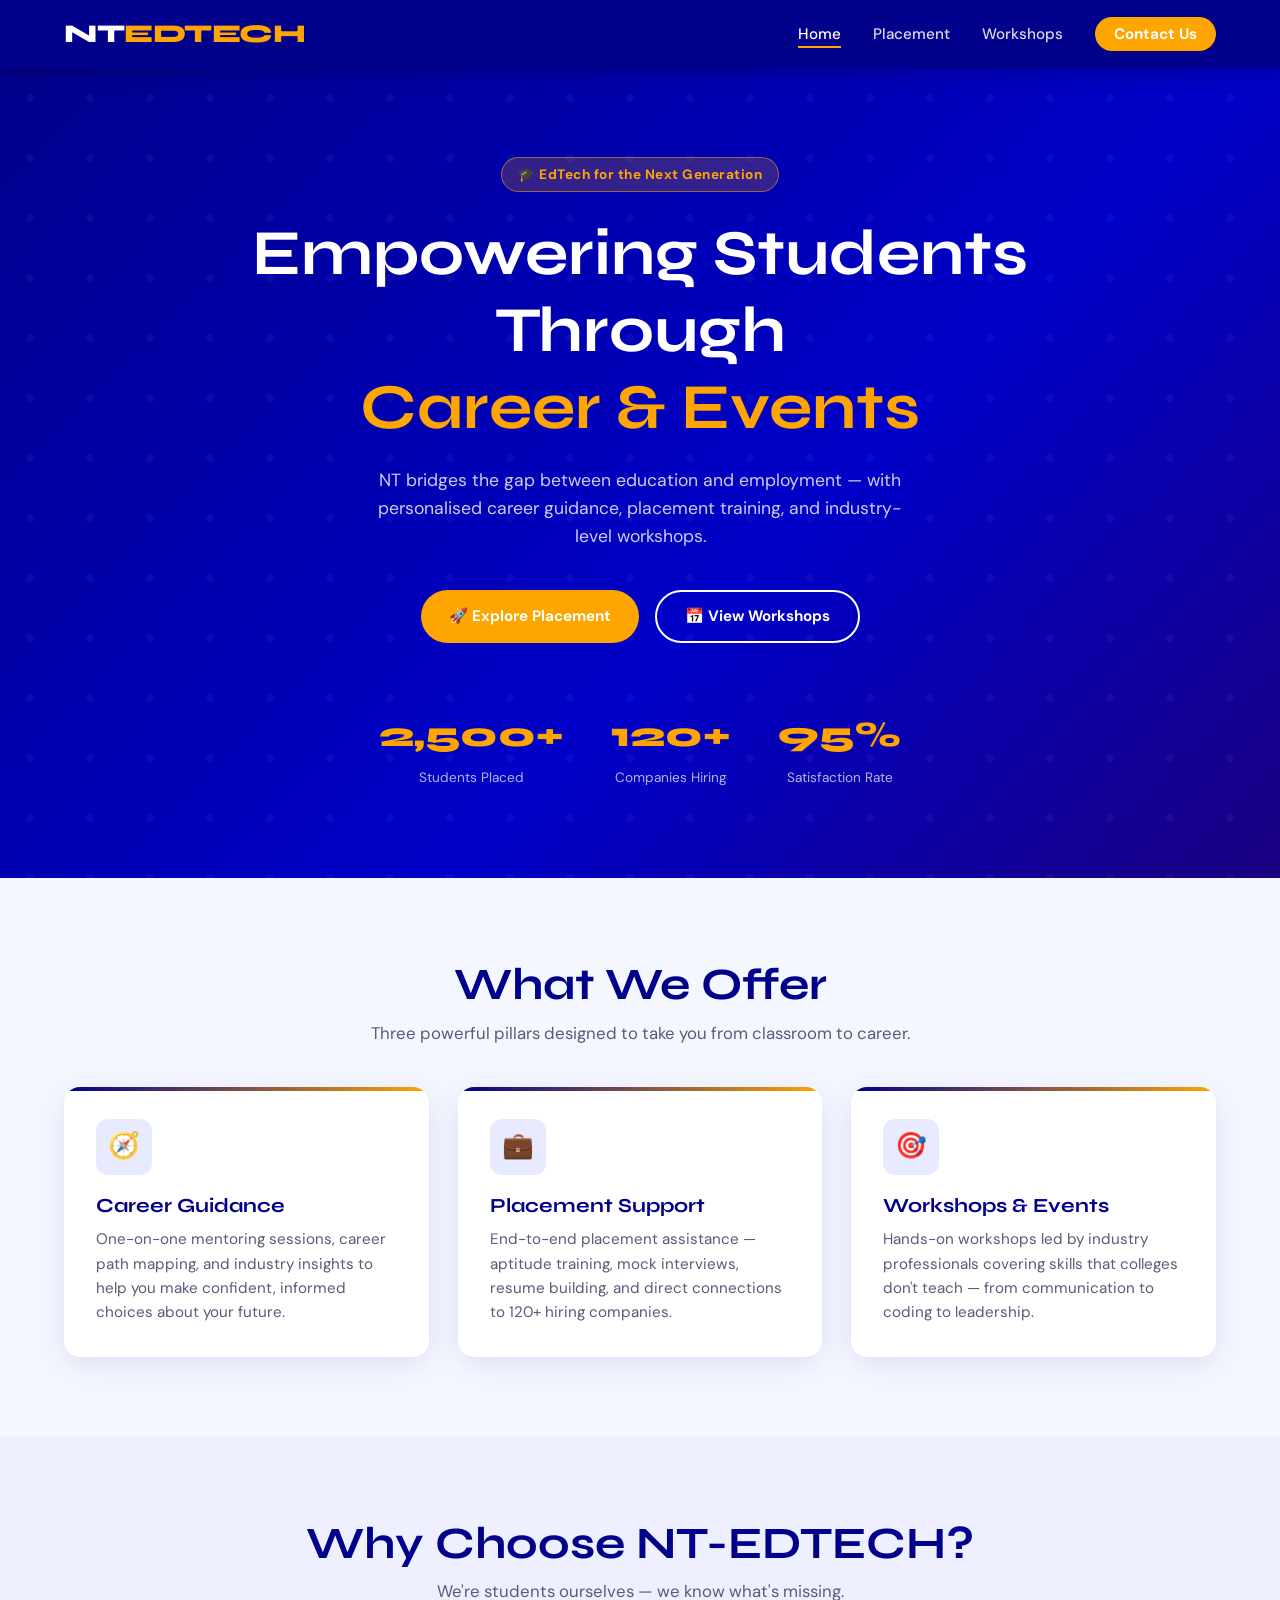
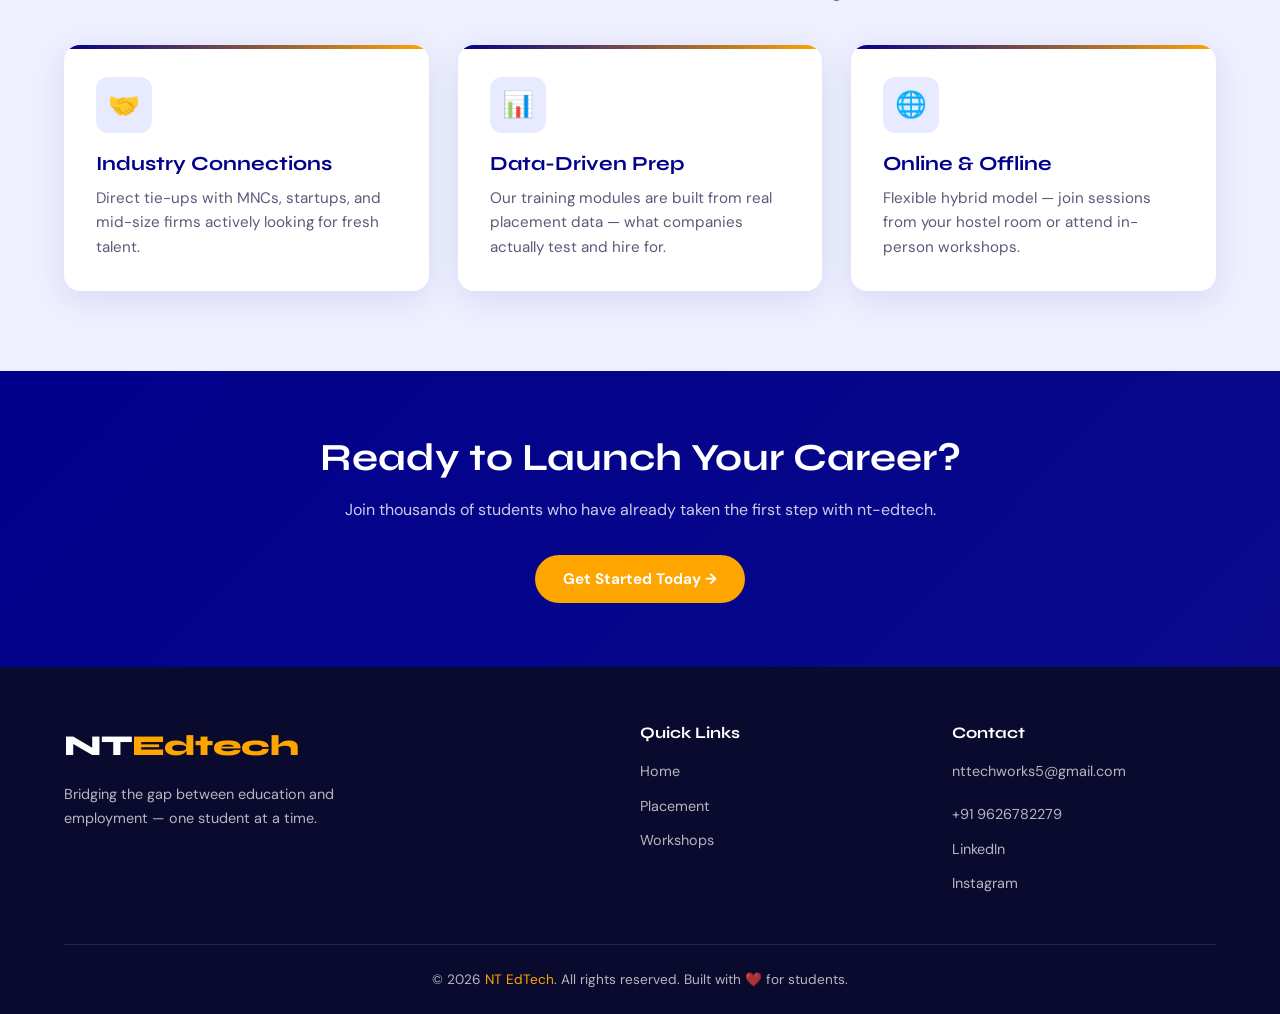
<file: index.html>
<!DOCTYPE html>
<html lang="en">
<head>
  <meta charset="UTF-8" />
  <meta name="viewport" content="width=device-width, initial-scale=1.0" />
  <title>NT EDTECH — Empowering Students Through Career &amp; Events</title>
  <meta name="description" content="NT EdTech helps students with career guidance, placement support, and workshops." />
  <link rel="stylesheet" href="style.css" />
</head>
<body>

  <!-- ====== NAV ====== -->
  <nav>
    <a href="index.html" class="nav-logo">NT<span>EDTECH</span></a>
    <ul class="nav-links">
      <li><a href="index.html">Home</a></li>
      <li><a href="placement.html">Placement</a></li>
      <li><a href="workshops.html">Workshops</a></li>
      <li><a href="#contact" class="nav-cta">Contact Us</a></li>
    </ul>
    <div class="hamburger" aria-label="Toggle menu" role="button" tabindex="0">
      <span></span><span></span><span></span>
    </div>
  </nav>

  <!-- ====== HERO ====== -->
  <section class="hero">
    <div class="hero-content">
      <div class="hero-badge">🎓 EdTech for the Next Generation</div>
      <h1>Empowering Students Through<br /><em>Career &amp; Events</em></h1>
      <p>
        NT bridges the gap between education and employment — with personalised career
        guidance, placement training, and industry-level workshops.
      </p>
      <div class="hero-btns">
        <a href="placement.html" class="btn btn-primary">🚀 Explore Placement</a>
        <a href="workshops.html" class="btn btn-outline">📅 View Workshops</a>
      </div>
      <div class="hero-stats">
        <div class="stat"><div class="stat-num">2,500+</div><div class="stat-label">Students Placed</div></div>
        <div class="stat"><div class="stat-num">120+</div><div class="stat-label">Companies Hiring</div></div>
        <div class="stat"><div class="stat-num">95%</div><div class="stat-label">Satisfaction Rate</div></div>
      </div>
    </div>
  </section>

  <!-- ====== SERVICES ====== -->
  <section id="services">
    <div class="section-center">
      <h2 class="section-title">What We Offer</h2>
      <p class="section-sub">
        Three powerful pillars designed to take you from classroom to career.
      </p>
    </div>
    <div class="cards-grid">

      <!-- Card 1 -->
      <div class="card-wrap">
        <div class="card">
          <div class="card-icon">🧭</div>
          <h3>Career Guidance</h3>
          <p>
            One-on-one mentoring sessions, career path mapping, and industry insights
            to help you make confident, informed choices about your future.
          </p>
        </div>
      </div>

      <!-- Card 2 -->
      <div class="card-wrap">
        <div class="card">
          <div class="card-icon">💼</div>
          <h3>Placement Support</h3>
          <p>
            End-to-end placement assistance — aptitude training, mock interviews,
            resume building, and direct connections to 120+ hiring companies.
          </p>
        </div>
      </div>

      <!-- Card 3 -->
      <div class="card-wrap">
        <div class="card">
          <div class="card-icon">🎯</div>
          <h3>Workshops &amp; Events</h3>
          <p>
            Hands-on workshops led by industry professionals covering skills that
            colleges don't teach — from communication to coding to leadership.
          </p>
        </div>
      </div>

    </div>
  </section>

  <!-- ====== WHY FREAMS ====== -->
  <section style="background: #eef0ff; padding: 5rem 5%;">
    <div style="max-width: 1200px; margin: 0 auto;">
      <div class="section-center">
        <h2 class="section-title">Why Choose NT-EDTECH?</h2>
        <p class="section-sub">We're students ourselves — we know what's missing.</p>
      </div>
      <div class="cards-grid">
        <div class="card-wrap"><div class="card">
          <div class="card-icon">🤝</div>
          <h3>Industry Connections</h3>
          <p>Direct tie-ups with MNCs, startups, and mid-size firms actively looking for fresh talent.</p>
        </div></div>
        <div class="card-wrap"><div class="card">
          <div class="card-icon">📊</div>
          <h3>Data-Driven Prep</h3>
          <p>Our training modules are built from real placement data — what companies actually test and hire for.</p>
        </div></div>
        <div class="card-wrap"><div class="card">
          <div class="card-icon">🌐</div>
          <h3>Online &amp; Offline</h3>
          <p>Flexible hybrid model — join sessions from your hostel room or attend in-person workshops.</p>
        </div></div>
      </div>
    </div>
  </section>

  <!-- ====== CTA BAND ====== -->
  <div class="highlight-band">
    <h2>Ready to Launch Your Career?</h2>
    <p>Join thousands of students who have already taken the first step with nt-edtech.</p>
    <a href="placement.html" class="btn btn-primary">Get Started Today →</a>
  </div>

  <!-- ====== FOOTER ====== -->
  <footer id="contact">
    <div class="footer-grid">
      <div class="footer-brand">
        <div class="nav-logo">NT<span>Edtech</span></div>
        <p>Bridging the gap between education and employment — one student at a time.</p>
      </div>
      <div class="footer-col">
        <h4>Quick Links</h4>
        <ul>
          <li><a href="index.html">Home</a></li>
          <li><a href="placement.html">Placement</a></li>
          <li><a href="workshops.html">Workshops</a></li>
        </ul>
      </div>
      <div class="footer-col">
        <h4>Contact</h4>
        <ul>
          <li><a href="mailto:nttechworks5@gmail.com">nttechworks5@gmail.com</li>
          <li><a href="tel:+91 9626782279 ">+91 9626782279 </a></li>
          <li><a href="#">LinkedIn</a></li>
          <li><a href="#">Instagram</a></li>
        </ul>
      </div>
    </div>
    <div class="footer-bottom">
      <p>© 2026 <span>NT EdTech</span>. All rights reserved. Built with ❤️ for students.</p>
    </div>
  </footer>

  <script src="script.js"></script>
</body>
</html>
</file>
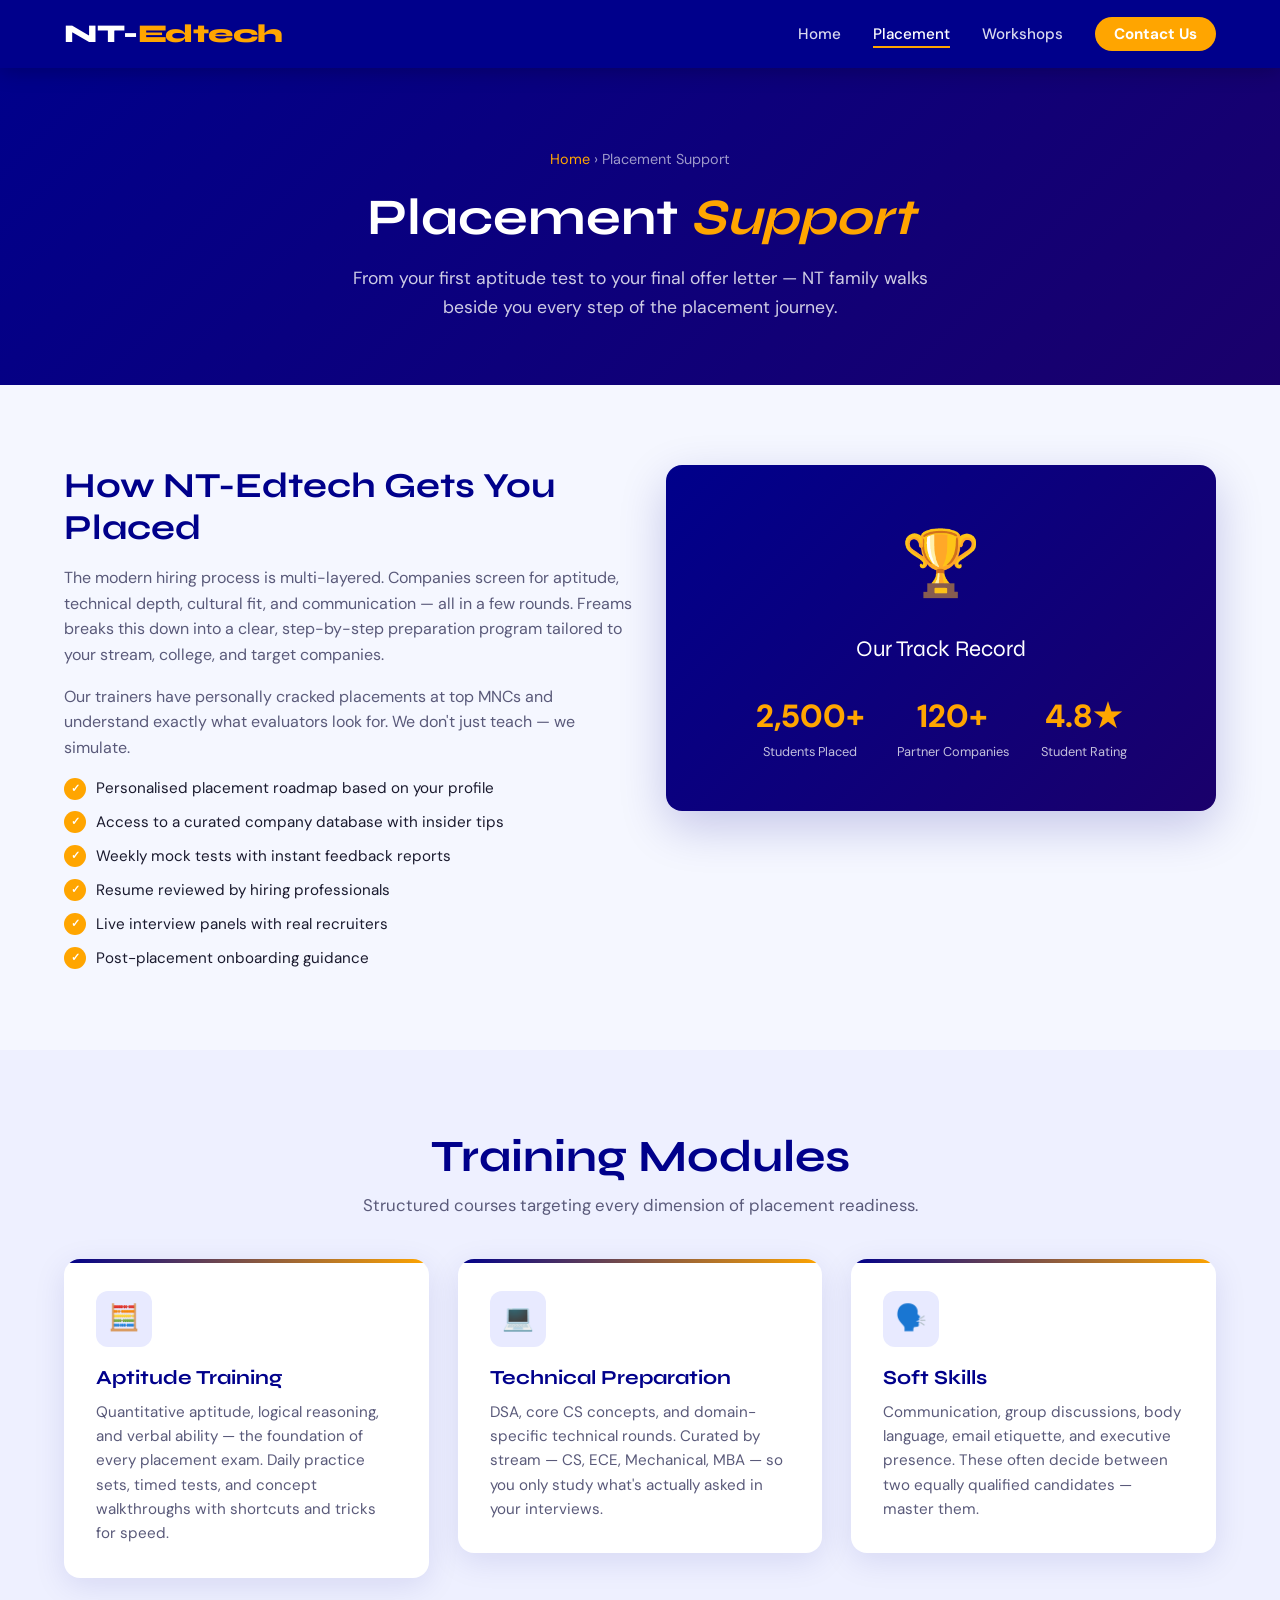
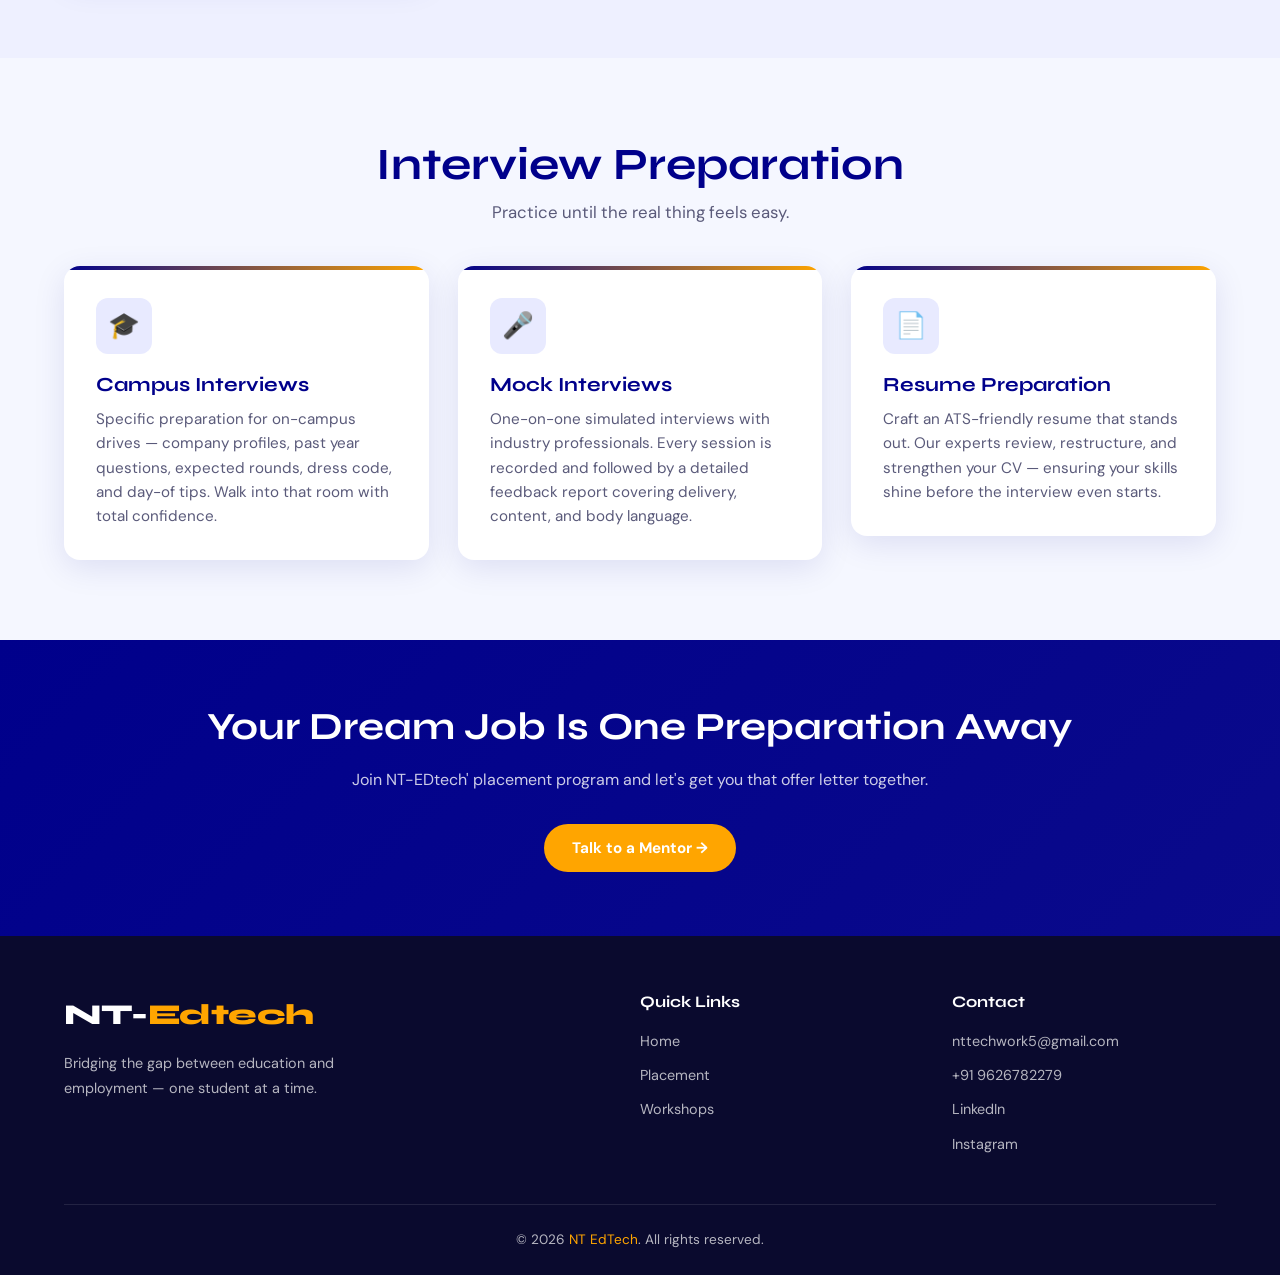
<file: placement.html>
<!DOCTYPE html>
<html lang="en">
<head>
  <meta charset="UTF-8" />
  <meta name="viewport" content="width=device-width, initial-scale=1.0" />
  <title>Placement Support — NT EdTech</title>
  <meta name="description" content="Nt-edtech placement support: aptitude training, technical prep, soft skills, and mock interviews." />
  <link rel="stylesheet" href="style.css" />
</head>
<body>

  <!-- ====== NAV ====== -->
  <nav>
    <a href="index.html" class="nav-logo">NT-<span>Edtech</span></a>
    <ul class="nav-links">
      <li><a href="index.html">Home</a></li>
      <li><a href="placement.html">Placement</a></li>
      <li><a href="workshops.html">Workshops</a></li>
      <li><a href="index.html#contact" class="nav-cta">Contact Us</a></li>
    </ul>
    <div class="hamburger" aria-label="Toggle menu" role="button" tabindex="0">
      <span></span><span></span><span></span>
    </div>
  </nav>

  <!-- ====== PAGE HERO ====== -->
  <div class="page-hero">
    <p class="breadcrumb"><a href="index.html">Home</a> › Placement Support</p>
    <h1>Placement <em style="color:var(--orange);">Support</em></h1>
    <p>
      From your first aptitude test to your final offer letter — NT family walks beside you
      every step of the placement journey.
    </p>
  </div>

  <!-- ====== PROCESS ====== -->
  <section>
    <div class="process-row">
      <div class="process-text">
        <h2>How NT-Edtech Gets You Placed</h2>
        <p>
          The modern hiring process is multi-layered. Companies screen for aptitude,
          technical depth, cultural fit, and communication — all in a few rounds.
          Freams breaks this down into a clear, step-by-step preparation program
          tailored to your stream, college, and target companies.
        </p>
        <p>
          Our trainers have personally cracked placements at top MNCs and understand
          exactly what evaluators look for. We don't just teach — we simulate.
        </p>
        <ul>
          <li>Personalised placement roadmap based on your profile</li>
          <li>Access to a curated company database with insider tips</li>
          <li>Weekly mock tests with instant feedback reports</li>
          <li>Resume reviewed by hiring professionals</li>
          <li>Live interview panels with real recruiters</li>
          <li>Post-placement onboarding guidance</li>
        </ul>
      </div>
      <!-- Decorative visual placeholder -->
      <div class="process-visual">
        <div style="
          background: linear-gradient(135deg, #00008B, #1a006b);
          border-radius: 16px;
          padding: 3rem 2rem;
          text-align: center;
          color: white;
          box-shadow: 0 16px 48px rgba(0,0,139,.2);
        ">
          <div style="font-size: 4rem; margin-bottom: 1rem;">🏆</div>
          <div style="font-family: 'Syne', sans-serif; font-size: 1.4rem; margin-bottom: .5rem;">Our Track Record</div>
          <div style="display:flex; justify-content:center; gap:2rem; margin-top:1.5rem; flex-wrap:wrap;">
            <div>
              <div style="font-size:2rem; font-weight:800; color:#FFA500;">2,500+</div>
              <div style="font-size:.8rem; opacity:.75;">Students Placed</div>
            </div>
            <div>
              <div style="font-size:2rem; font-weight:800; color:#FFA500;">120+</div>
              <div style="font-size:.8rem; opacity:.75;">Partner Companies</div>
            </div>
            <div>
              <div style="font-size:2rem; font-weight:800; color:#FFA500;">4.8★</div>
              <div style="font-size:.8rem; opacity:.75;">Student Rating</div>
            </div>
          </div>
        </div>
      </div>
    </div>
  </section>

  <!-- ====== TRAINING MODULES ====== -->
  <section style="background: #eef0ff;">
    <div class="section-center">
      <h2 class="section-title">Training Modules</h2>
      <p class="section-sub">Structured courses targeting every dimension of placement readiness.</p>
    </div>
    <div class="cards-grid">

      <div class="card-wrap"><div class="card">
        <div class="card-icon">🧮</div>
        <h3>Aptitude Training</h3>
        <p>
          Quantitative aptitude, logical reasoning, and verbal ability — the foundation
          of every placement exam. Daily practice sets, timed tests, and concept walkthroughs
          with shortcuts and tricks for speed.
        </p>
      </div></div>

      <div class="card-wrap"><div class="card">
        <div class="card-icon">💻</div>
        <h3>Technical Preparation</h3>
        <p>
          DSA, core CS concepts, and domain-specific technical rounds. Curated by stream —
          CS, ECE, Mechanical, MBA — so you only study what's actually asked in your interviews.
        </p>
      </div></div>

      <div class="card-wrap"><div class="card">
        <div class="card-icon">🗣️</div>
        <h3>Soft Skills</h3>
        <p>
          Communication, group discussions, body language, email etiquette, and executive
          presence. These often decide between two equally qualified candidates — master them.
        </p>
      </div></div>

    </div>
  </section>

  <!-- ====== INTERVIEW PREP ====== -->
  <section>
    <div class="section-center">
      <h2 class="section-title">Interview Preparation</h2>
      <p class="section-sub">Practice until the real thing feels easy.</p>
    </div>
    <div class="cards-grid">

      <div class="card-wrap"><div class="card">
        <div class="card-icon">🎓</div>
        <h3>Campus Interviews</h3>
        <p>
          Specific preparation for on-campus drives — company profiles, past year questions,
          expected rounds, dress code, and day-of tips. Walk into that room with total confidence.
        </p>
      </div></div>

      <div class="card-wrap"><div class="card">
        <div class="card-icon">🎤</div>
        <h3>Mock Interviews</h3>
        <p>
          One-on-one simulated interviews with industry professionals. Every session is
          recorded and followed by a detailed feedback report covering delivery, content,
          and body language.
        </p>
      </div></div>

      <div class="card-wrap"><div class="card">
        <div class="card-icon">📄</div>
        <h3>Resume Preparation</h3>
        <p>
          Craft an ATS-friendly resume that stands out. Our experts review, restructure,
          and strengthen your CV — ensuring your skills shine before the interview even starts.
        </p>
      </div></div>

    </div>
  </section>

  <!-- ====== CTA ====== -->
  <div class="highlight-band">
    <h2>Your Dream Job Is One Preparation Away</h2>
    <p>Join NT-EDtech' placement program and let's get you that offer letter together.</p>
    <a href="index.html#contact" class="btn btn-primary">Talk to a Mentor →</a>
  </div>

  <!-- ====== FOOTER ====== -->
  <footer id="contact">
    <div class="footer-grid">
      <div class="footer-brand">
        <div class="nav-logo">NT-<span>Edtech</span></div>
        <p>Bridging the gap between education and employment — one student at a time.</p>
      </div>
      <div class="footer-col">
        <h4>Quick Links</h4>
        <ul>
          <li><a href="index.html">Home</a></li>
          <li><a href="placement.html">Placement</a></li>
          <li><a href="workshops.html">Workshops</a></li>
        </ul>
      </div>
      <div class="footer-col">
        <h4>Contact</h4>
        <ul>
          <li><a href="mailto:nttechwork5@gmail.com">nttechwork5@gmail.com</a></li>
          <li><a href="tel:+919626782279">+91 9626782279</a></li>
          <li><a href="#">LinkedIn</a></li>
          <li><a href="#">Instagram</a></li>
        </ul>
      </div>
    </div>
    <div class="footer-bottom">
      <p>© 2026 <span>NT EdTech</span>. All rights reserved.</p>
    </div>
  </footer>

  <script src="script.js"></script>
</body>
</html>
</file>
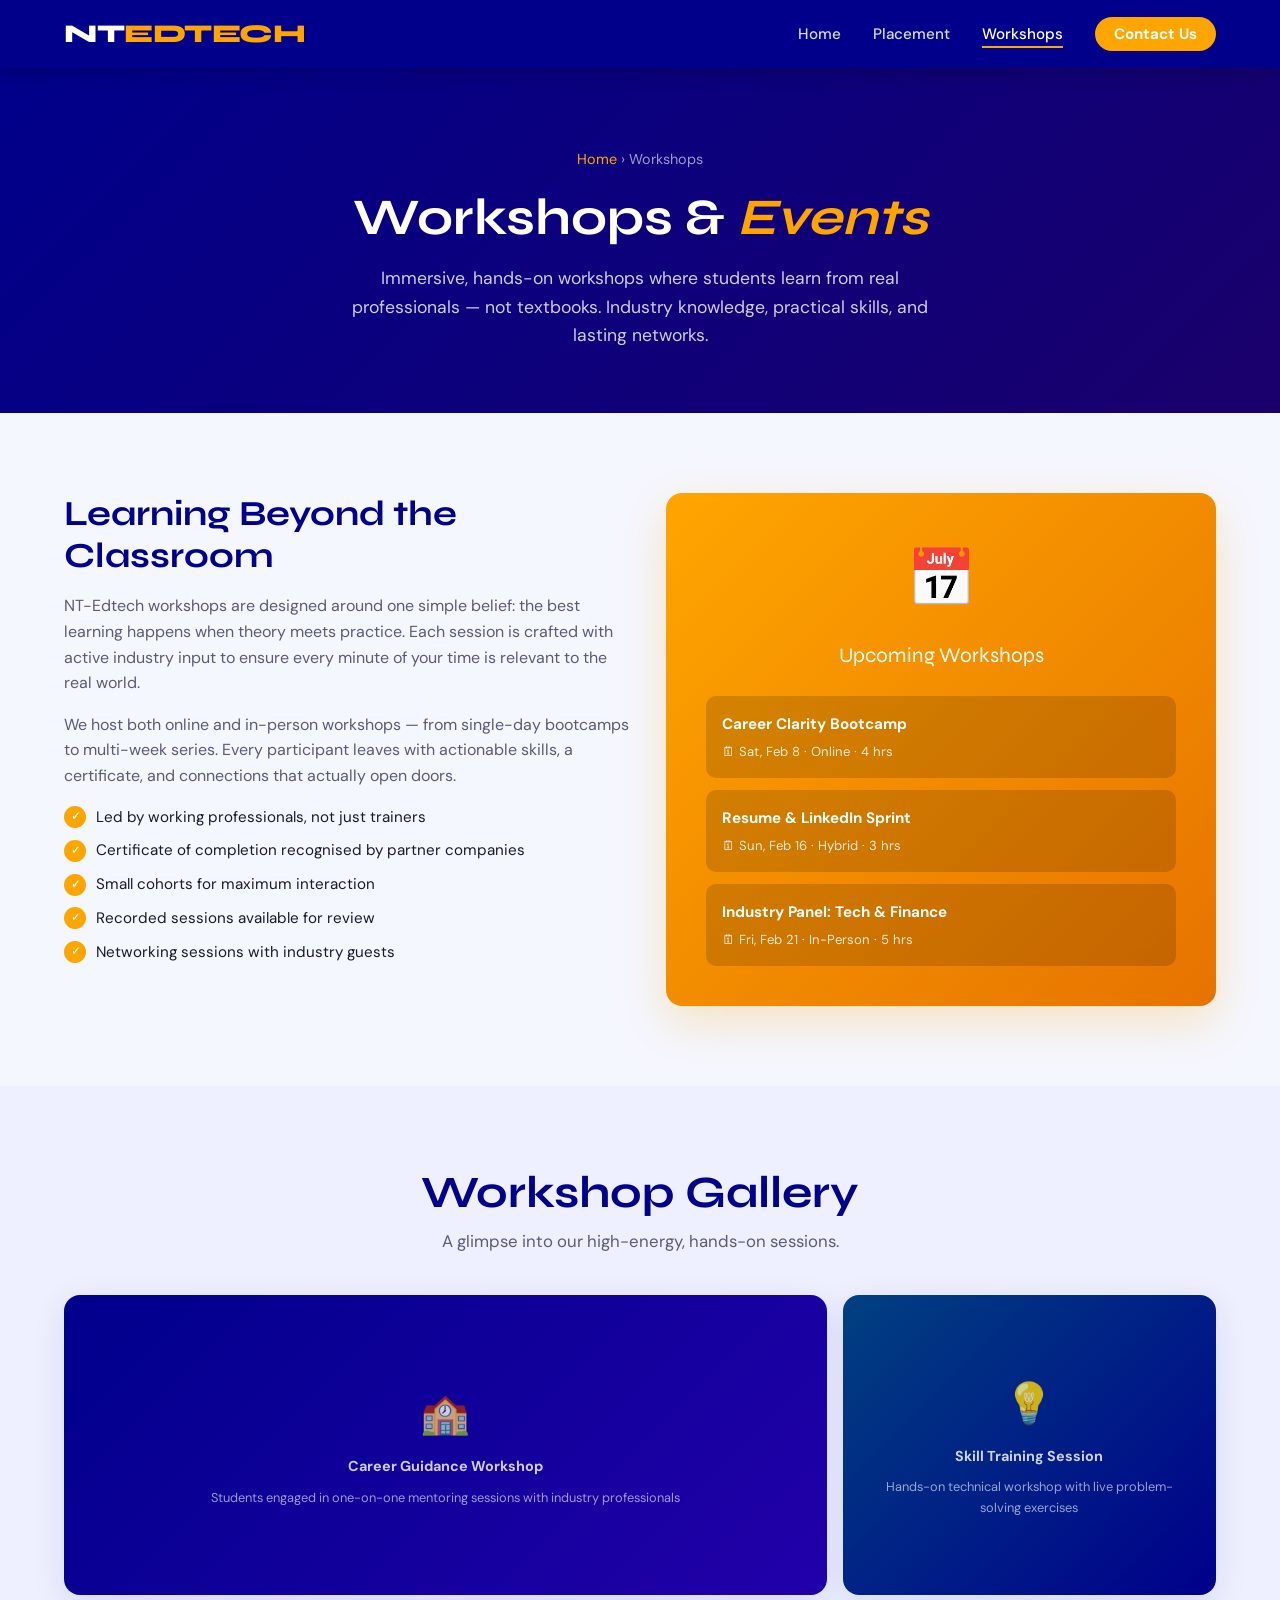
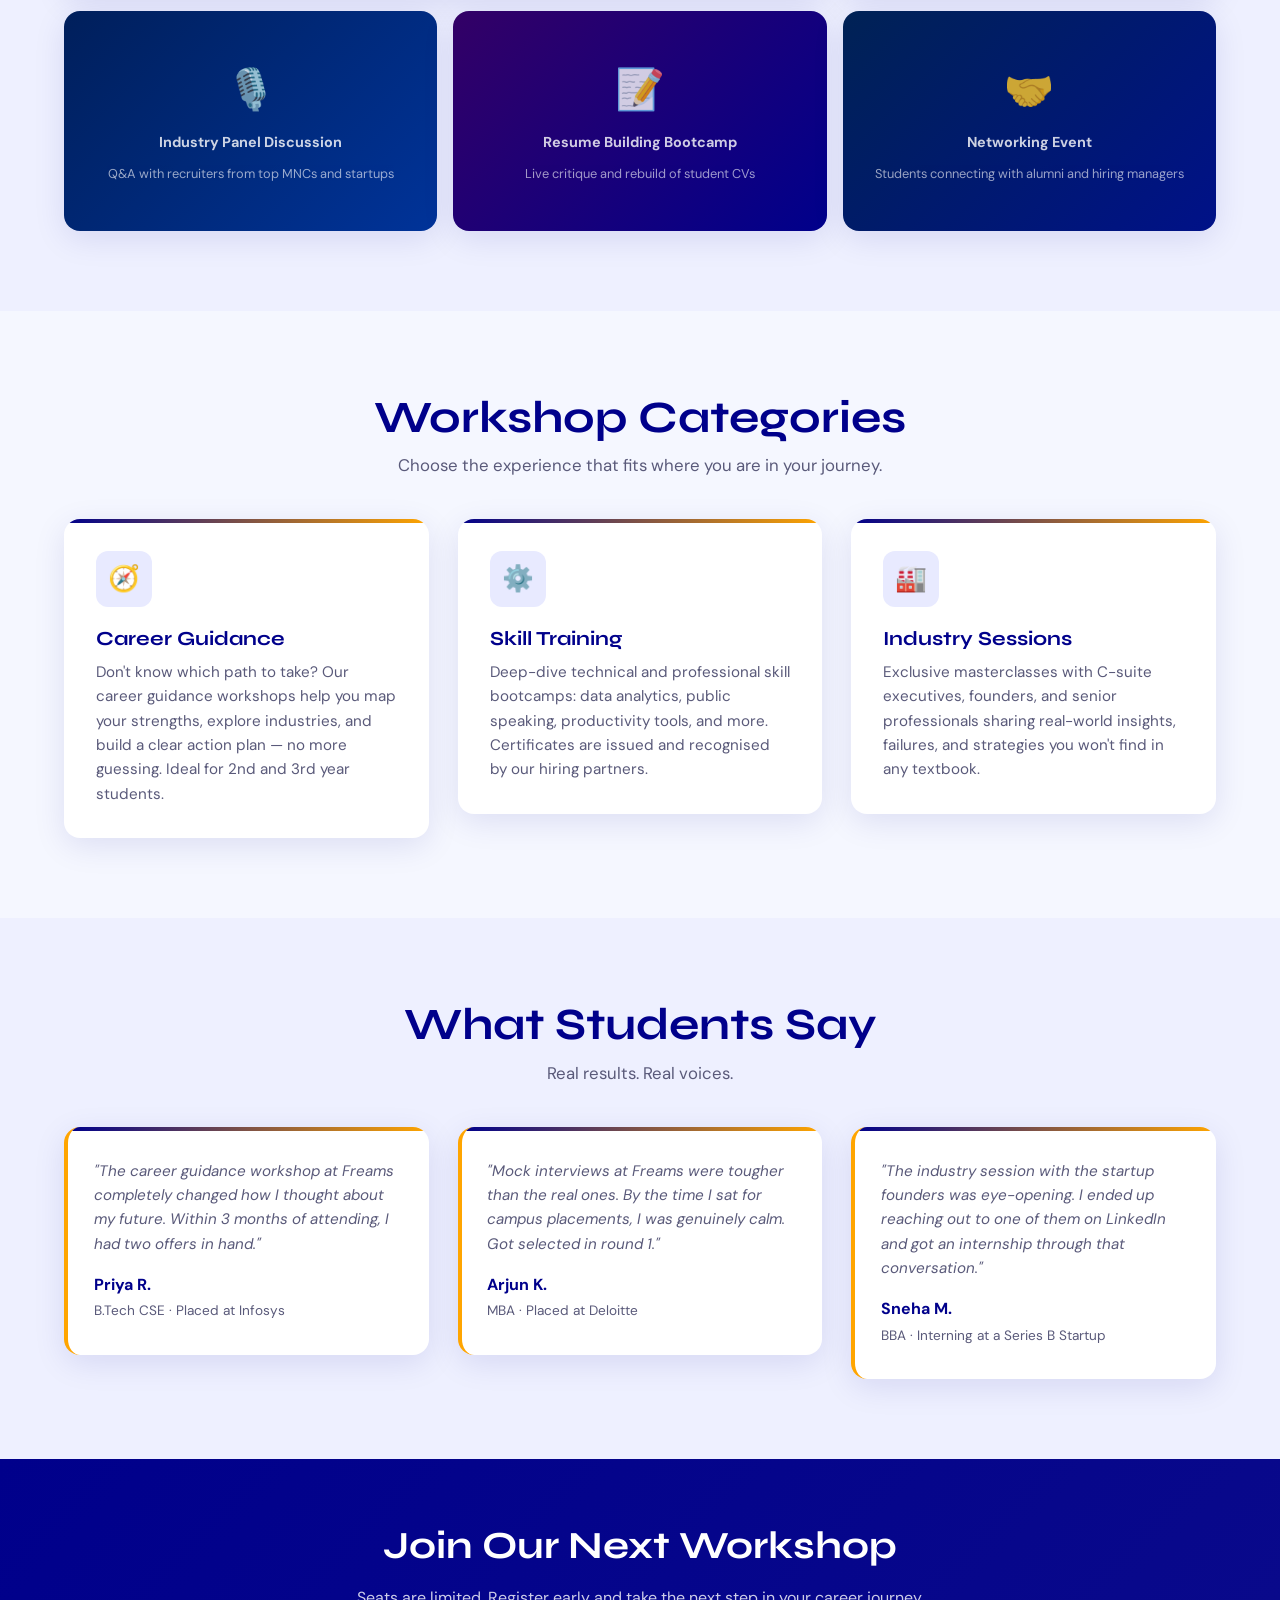
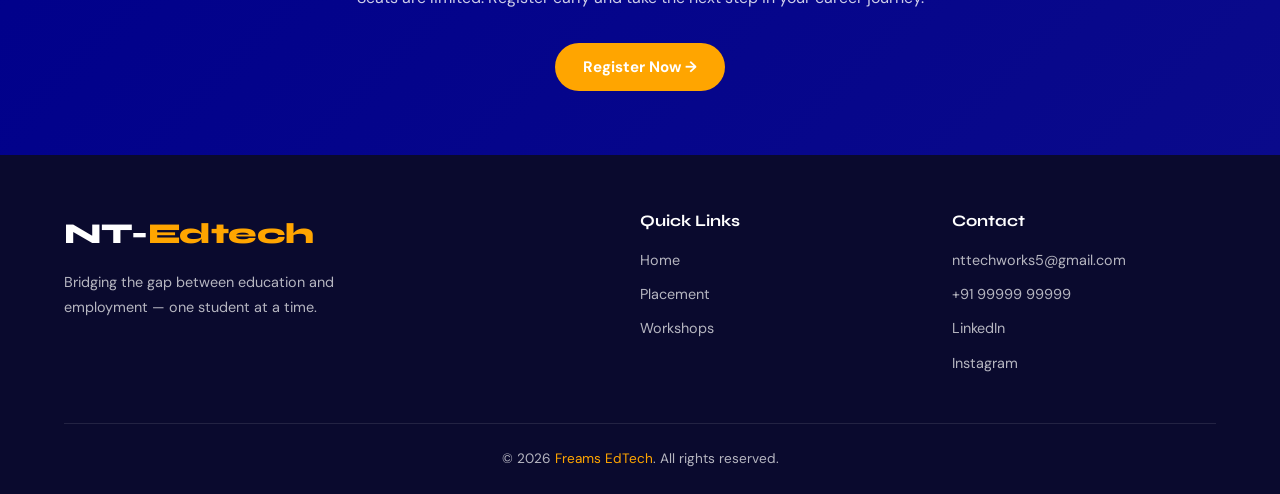
<file: workshops.html>
<!DOCTYPE html>
<html lang="en">
<head>
  <meta charset="UTF-8" />
  <meta name="viewport" content="width=device-width, initial-scale=1.0" />
  <title>Workshops — NT EdTech</title>
  <meta name="description" content="Nt-edtech workshops: career guidance, skill training, and industry sessions for students." />
  <link rel="stylesheet" href="style.css" />
</head>
<body>

  <!-- ====== NAV ====== -->
  <nav>
    <a href="index.html" class="nav-logo">NT<span>EDTECH</span></a>
    <ul class="nav-links">
      <li><a href="index.html">Home</a></li>
      <li><a href="placement.html">Placement</a></li>
      <li><a href="workshops.html">Workshops</a></li>
      <li><a href="index.html#contact" class="nav-cta">Contact Us</a></li>
    </ul>
    <div class="hamburger" aria-label="Toggle menu" role="button" tabindex="0">
      <span></span><span></span><span></span>
    </div>
  </nav>

  <!-- ====== PAGE HERO ====== -->
  <div class="page-hero">
    <p class="breadcrumb"><a href="index.html">Home</a> › Workshops</p>
    <h1>Workshops &amp; <em style="color:var(--orange);">Events</em></h1>
    <p>
      Immersive, hands-on workshops where students learn from real professionals —
      not textbooks. Industry knowledge, practical skills, and lasting networks.
    </p>
  </div>

  <!-- ====== INTRO ====== -->
  <section>
    <div class="process-row">
      <div class="process-text">
        <h2>Learning Beyond the Classroom</h2>
        <p>
          NT-Edtech workshops are designed around one simple belief: the best learning
          happens when theory meets practice. Each session is crafted with active industry
          input to ensure every minute of your time is relevant to the real world.
        </p>
        <p>
          We host both online and in-person workshops — from single-day bootcamps to
          multi-week series. Every participant leaves with actionable skills, a certificate,
          and connections that actually open doors.
        </p>
        <ul>
          <li>Led by working professionals, not just trainers</li>
          <li>Certificate of completion recognised by partner companies</li>
          <li>Small cohorts for maximum interaction</li>
          <li>Recorded sessions available for review</li>
          <li>Networking sessions with industry guests</li>
        </ul>
      </div>
      <div class="process-visual">
        <div style="
          background: linear-gradient(135deg, #FFA500 0%, #e67300 100%);
          border-radius: 16px;
          padding: 2.5rem;
          color: white;
          box-shadow: 0 16px 48px rgba(255,165,0,.25);
          text-align: center;
        ">
          <div style="font-size: 3.5rem; margin-bottom: 1rem;">📅</div>
          <div style="font-family:'Syne',sans-serif; font-size:1.3rem; margin-bottom:1.5rem;">Upcoming Workshops</div>
          <div style="background:rgba(0,0,0,.15); border-radius:10px; padding:1rem; margin-bottom:.75rem; text-align:left;">
            <div style="font-weight:700; font-size:.95rem;">Career Clarity Bootcamp</div>
            <div style="font-size:.82rem; opacity:.85; margin-top:.3rem;">🗓 Sat, Feb 8 · Online · 4 hrs</div>
          </div>
          <div style="background:rgba(0,0,0,.15); border-radius:10px; padding:1rem; margin-bottom:.75rem; text-align:left;">
            <div style="font-weight:700; font-size:.95rem;">Resume &amp; LinkedIn Sprint</div>
            <div style="font-size:.82rem; opacity:.85; margin-top:.3rem;">🗓 Sun, Feb 16 · Hybrid · 3 hrs</div>
          </div>
          <div style="background:rgba(0,0,0,.15); border-radius:10px; padding:1rem; text-align:left;">
            <div style="font-weight:700; font-size:.95rem;">Industry Panel: Tech &amp; Finance</div>
            <div style="font-size:.82rem; opacity:.85; margin-top:.3rem;">🗓 Fri, Feb 21 · In-Person · 5 hrs</div>
          </div>
        </div>
      </div>
    </div>
  </section>

  <!-- ====== GALLERY ====== -->
  <section style="background:#eef0ff;">
    <div class="section-center">
      <h2 class="section-title">Workshop Gallery</h2>
      <p class="section-sub">A glimpse into our high-energy, hands-on sessions.</p>
    </div>
    <div class="gallery-grid">

      <!-- Image 1 — large, spans 2 cols -->
      <div class="gallery-item">
        <div class="gallery-placeholder" style="min-height: 300px;">
          <div class="gp-icon">🏫</div>
          <strong>Career Guidance Workshop</strong>
          <span style="font-size:.8rem; opacity:.75;">Students engaged in one-on-one mentoring sessions with industry professionals</span>
        </div>
      </div>

      <!-- Image 2 -->
      <div class="gallery-item">
        <div class="gallery-placeholder v2" style="min-height: 300px;">
          <div class="gp-icon">💡</div>
          <strong>Skill Training Session</strong>
          <span style="font-size:.8rem; opacity:.75;">Hands-on technical workshop with live problem-solving exercises</span>
        </div>
      </div>

      <!-- Image 3 -->
      <div class="gallery-item">
        <div class="gallery-placeholder v3">
          <div class="gp-icon">🎙️</div>
          <strong>Industry Panel Discussion</strong>
          <span style="font-size:.8rem; opacity:.75;">Q&amp;A with recruiters from top MNCs and startups</span>
        </div>
      </div>

      <!-- Image 4 -->
      <div class="gallery-item">
        <div class="gallery-placeholder v4">
          <div class="gp-icon">📝</div>
          <strong>Resume Building Bootcamp</strong>
          <span style="font-size:.8rem; opacity:.75;">Live critique and rebuild of student CVs</span>
        </div>
      </div>

      <!-- Image 5 -->
      <div class="gallery-item">
        <div class="gallery-placeholder v5">
          <div class="gp-icon">🤝</div>
          <strong>Networking Event</strong>
          <span style="font-size:.8rem; opacity:.75;">Students connecting with alumni and hiring managers</span>
        </div>
      </div>

    </div>
  </section>

  <!-- ====== WORKSHOP TYPES ====== -->
  <section>
    <div class="section-center">
      <h2 class="section-title">Workshop Categories</h2>
      <p class="section-sub">Choose the experience that fits where you are in your journey.</p>
    </div>
    <div class="cards-grid">

      <div class="card-wrap"><div class="card">
        <div class="card-icon">🧭</div>
        <h3>Career Guidance</h3>
        <p>
          Don't know which path to take? Our career guidance workshops help you map your
          strengths, explore industries, and build a clear action plan — no more guessing.
          Ideal for 2nd and 3rd year students.
        </p>
      </div></div>

      <div class="card-wrap"><div class="card">
        <div class="card-icon">⚙️</div>
        <h3>Skill Training</h3>
        <p>
          Deep-dive technical and professional skill bootcamps: data analytics, public
          speaking, productivity tools, and more. Certificates are issued and recognised
          by our hiring partners.
        </p>
      </div></div>

      <div class="card-wrap"><div class="card">
        <div class="card-icon">🏭</div>
        <h3>Industry Sessions</h3>
        <p>
          Exclusive masterclasses with C-suite executives, founders, and senior
          professionals sharing real-world insights, failures, and strategies you
          won't find in any textbook.
        </p>
      </div></div>

    </div>
  </section>

  <!-- ====== TESTIMONIALS ====== -->
  <section style="background:#eef0ff;">
    <div class="section-center">
      <h2 class="section-title">What Students Say</h2>
      <p class="section-sub">Real results. Real voices.</p>
    </div>
    <div class="cards-grid">
      <div class="card-wrap"><div class="card" style="border-left: 4px solid var(--orange); padding-left:1.6rem;">
        <p style="font-style:italic; color:var(--muted); margin-bottom:1rem;">"The career guidance workshop at Freams completely changed how I thought about my future. Within 3 months of attending, I had two offers in hand."</p>
        <strong style="color:var(--blue);">Priya R.</strong><br /><span style="font-size:.85rem; color:var(--muted);">B.Tech CSE · Placed at Infosys</span>
      </div></div>
      <div class="card-wrap"><div class="card" style="border-left: 4px solid var(--orange); padding-left:1.6rem;">
        <p style="font-style:italic; color:var(--muted); margin-bottom:1rem;">"Mock interviews at Freams were tougher than the real ones. By the time I sat for campus placements, I was genuinely calm. Got selected in round 1."</p>
        <strong style="color:var(--blue);">Arjun K.</strong><br /><span style="font-size:.85rem; color:var(--muted);">MBA · Placed at Deloitte</span>
      </div></div>
      <div class="card-wrap"><div class="card" style="border-left: 4px solid var(--orange); padding-left:1.6rem;">
        <p style="font-style:italic; color:var(--muted); margin-bottom:1rem;">"The industry session with the startup founders was eye-opening. I ended up reaching out to one of them on LinkedIn and got an internship through that conversation."</p>
        <strong style="color:var(--blue);">Sneha M.</strong><br /><span style="font-size:.85rem; color:var(--muted);">BBA · Interning at a Series B Startup</span>
      </div></div>
    </div>
  </section>

  <!-- ====== CTA ====== -->
  <div class="highlight-band">
    <h2>Join Our Next Workshop</h2>
    <p>Seats are limited. Register early and take the next step in your career journey.</p>
    <a href="index.html#contact" class="btn btn-primary">Register Now →</a>
  </div>

  <!-- ====== FOOTER ====== -->
  <footer id="contact">
    <div class="footer-grid">
      <div class="footer-brand">
        <div class="nav-logo">NT-<span>Edtech</span></div>
        <p>Bridging the gap between education and employment — one student at a time.</p>
      </div>
      <div class="footer-col">
        <h4>Quick Links</h4>
        <ul>
          <li><a href="index.html">Home</a></li>
          <li><a href="placement.html">Placement</a></li>
          <li><a href="workshops.html">Workshops</a></li>
        </ul>
      </div>
      <div class="footer-col">
        <h4>Contact</h4>
        <ul>
          <li><a href="mailto:nttechworks5@gmail.com">nttechworks5@gmail.com</a></li>
          <li><a href="tel:+919999999999">+91 99999 99999</a></li>
          <li><a href="#">LinkedIn</a></li>
          <li><a href="#">Instagram</a></li>
        </ul>
      </div>
    </div>
    <div class="footer-bottom">
      <p>© 2026 <span>Freams EdTech</span>. All rights reserved.</p>
    </div>
  </footer>

  <script src="script.js"></script>
</body>
</html>
</file>
<file: style.css>
/* =============================================
   FREAMS EdTech — style.css
   Color palette:
     Primary  : #00008B (deep blue)
     Secondary: #FFA500 (bright orange)
     Light bg : #F5F7FF
     Text dark: #1A1A2E
   ============================================= */

/* ---------- Google Fonts ---------- */
@import url('https://fonts.googleapis.com/css2?family=Syne:wght@600;800&family=DM+Sans:wght@300;400;500;700&display=swap');

/* ---------- CSS Variables ---------- */
:root {
  --blue:      #00008B;
  --blue-mid:  #0000b3;
  --blue-light:#e8eaff;
  --orange:    #FFA500;
  --orange-dk: #e69400;
  --white:     #ffffff;
  --bg:        #F5F7FF;
  --text:      #1A1A2E;
  --muted:     #5a5a7a;
  --card-bg:   #ffffff;
  --shadow:    0 8px 32px rgba(0,0,139,0.10);
  --radius:    16px;
  --transition: 0.35s cubic-bezier(.25,.8,.25,1);
  --font-head: 'Syne', sans-serif;
  --font-body: 'DM Sans', sans-serif;
}

/* ---------- Reset & Base ---------- */
*, *::before, *::after { box-sizing: border-box; margin: 0; padding: 0; }

html { scroll-behavior: smooth; font-size: 16px; }

body {
  font-family: var(--font-body);
  background: var(--bg);
  color: var(--text);
  line-height: 1.6;
  min-height: 100vh;
}

img { max-width: 100%; display: block; }
a  { text-decoration: none; color: inherit; }
ul { list-style: none; }

/* ---------- Typography Helpers ---------- */
h1, h2, h3, h4 { font-family: var(--font-head); line-height: 1.2; }

.section-title {
  font-size: clamp(1.8rem, 4vw, 2.8rem);
  color: var(--blue);
  margin-bottom: 0.5rem;
}
.section-sub {
  color: var(--muted);
  font-size: 1.05rem;
  margin-bottom: 2.5rem;
  max-width: 560px;
}
.section-center { text-align: center; }
.section-center .section-sub { margin-left: auto; margin-right: auto; }

/* ---------- Buttons ---------- */
.btn {
  display: inline-flex;
  align-items: center;
  gap: 8px;
  padding: 0.75rem 1.75rem;
  border-radius: 50px;
  font-family: var(--font-body);
  font-weight: 700;
  font-size: 0.95rem;
  cursor: pointer;
  transition: var(--transition);
  border: none;
}
.btn-primary {
  background: var(--orange);
  color: var(--white);
}
.btn-primary:hover { background: var(--orange-dk); transform: translateY(-3px); box-shadow: 0 6px 20px rgba(255,165,0,.35); }

.btn-outline {
  background: transparent;
  border: 2px solid var(--white);
  color: var(--white);
}
.btn-outline:hover { background: var(--white); color: var(--blue); }

/* ---------- NAV ---------- */
nav {
  position: sticky;
  top: 0;
  z-index: 100;
  background: var(--blue);
  display: flex;
  align-items: center;
  justify-content: space-between;
  padding: 0 5%;
  height: 68px;
  box-shadow: 0 2px 20px rgba(0,0,0,.25);
}

.nav-logo {
  font-family: var(--font-head);
  font-size: 1.6rem;
  font-weight: 800;
  color: var(--white);
  letter-spacing: -0.5px;
}
.nav-logo span { color: var(--orange); }

.nav-links {
  display: flex;
  gap: 2rem;
  align-items: center;
}
.nav-links a {
  color: rgba(255,255,255,.85);
  font-weight: 500;
  font-size: 0.95rem;
  transition: color .2s;
  position: relative;
}
.nav-links a::after {
  content: '';
  position: absolute;
  bottom: -4px; left: 0;
  width: 0; height: 2px;
  background: var(--orange);
  transition: width .3s;
}
.nav-links a:hover, .nav-links a.active { color: var(--white); }
.nav-links a:hover::after, .nav-links a.active::after { width: 100%; }

.nav-cta {
  background: var(--orange);
  color: var(--white) !important;
  padding: 0.45rem 1.2rem;
  border-radius: 50px;
  font-weight: 700 !important;
}
.nav-cta:hover { background: var(--orange-dk); }
.nav-cta::after { display: none; }

/* Hamburger */
.hamburger { display: none; flex-direction: column; gap: 5px; cursor: pointer; }
.hamburger span { width: 26px; height: 2px; background: var(--white); border-radius: 2px; transition: .3s; }

/* ---------- HERO (index) ---------- */
.hero {
  min-height: 90vh;
  background: linear-gradient(135deg, var(--blue) 0%, #0000c8 60%, #1a0080 100%);
  display: flex;
  align-items: center;
  justify-content: center;
  text-align: center;
  padding: 4rem 5%;
  position: relative;
  overflow: hidden;
}
.hero::before {
  content: '';
  position: absolute;
  inset: 0;
  background: url("data:image/svg+xml,%3Csvg width='60' height='60' viewBox='0 0 60 60' xmlns='http://www.w3.org/2000/svg'%3E%3Cg fill='none' fill-rule='evenodd'%3E%3Cg fill='%23ffffff' fill-opacity='0.04'%3E%3Ccircle cx='30' cy='30' r='4'/%3E%3C/g%3E%3C/g%3E%3C/svg%3E");
}
.hero-content { position: relative; z-index: 1; max-width: 780px; }

.hero-badge {
  display: inline-block;
  background: rgba(255,165,0,.2);
  border: 1px solid rgba(255,165,0,.5);
  color: var(--orange);
  padding: .35rem 1rem;
  border-radius: 50px;
  font-size: .85rem;
  font-weight: 700;
  letter-spacing: .5px;
  margin-bottom: 1.5rem;
}
.hero h1 {
  font-size: clamp(2.2rem, 6vw, 4rem);
  color: var(--white);
  margin-bottom: 1.2rem;
}
.hero h1 em { color: var(--orange); font-style: normal; }
.hero p {
  color: rgba(255,255,255,.8);
  font-size: 1.1rem;
  margin-bottom: 2.5rem;
  max-width: 540px;
  margin-left: auto;
  margin-right: auto;
}
.hero-btns { display: flex; gap: 1rem; justify-content: center; flex-wrap: wrap; }

.hero-stats {
  margin-top: 4rem;
  display: flex;
  gap: 3rem;
  justify-content: center;
  flex-wrap: wrap;
}
.stat { text-align: center; }
.stat-num { font-family: var(--font-head); font-size: 2.2rem; font-weight: 800; color: var(--orange); }
.stat-label { color: rgba(255,255,255,.7); font-size: .85rem; margin-top: .25rem; }

/* ---------- SECTIONS ---------- */
section { padding: 5rem 5%; }

/* ---------- CARDS ---------- */
.cards-grid {
  display: grid;
  grid-template-columns: repeat(auto-fill, minmax(280px, 1fr));
  gap: 1.8rem;
}

/* Perspective wrapper — enables 3D */
.card-wrap {
  perspective: 900px;
}

.card {
  background: var(--card-bg);
  border-radius: var(--radius);
  padding: 2rem;
  box-shadow: var(--shadow);
  transition: transform var(--transition), box-shadow var(--transition);
  transform-style: preserve-3d;
  position: relative;
  overflow: hidden;
  cursor: default;
}
.card::before {
  content: '';
  position: absolute;
  top: 0; left: 0; right: 0;
  height: 4px;
  background: linear-gradient(90deg, var(--blue), var(--orange));
  border-radius: var(--radius) var(--radius) 0 0;
}

/* 3D hover — desktop only */
@media (hover: hover) {
  .card:hover {
    transform: translateY(-10px) rotateX(4deg) rotateY(-2deg);
    box-shadow: 0 20px 50px rgba(0,0,139,.18);
  }
}

.card-icon {
  width: 56px; height: 56px;
  background: var(--blue-light);
  border-radius: 12px;
  display: flex; align-items: center; justify-content: center;
  font-size: 1.6rem;
  margin-bottom: 1.2rem;
}
.card h3 {
  font-size: 1.25rem;
  color: var(--blue);
  margin-bottom: .6rem;
}
.card p { color: var(--muted); font-size: .95rem; }

/* ---------- HIGHLIGHT BAND ---------- */
.highlight-band {
  background: linear-gradient(135deg, var(--blue), #0a0a8b);
  color: var(--white);
  padding: 4rem 5%;
  text-align: center;
}
.highlight-band h2 { font-size: clamp(1.6rem, 3.5vw, 2.4rem); color: var(--white); margin-bottom: 1rem; }
.highlight-band p { color: rgba(255,255,255,.8); max-width: 600px; margin: 0 auto 2rem; }

/* ---------- PAGE HERO (inner pages) ---------- */
.page-hero {
  background: linear-gradient(135deg, var(--blue) 0%, #1a006b 100%);
  color: var(--white);
  padding: 5rem 5% 4rem;
  text-align: center;
}
.page-hero h1 { font-size: clamp(2rem, 5vw, 3.2rem); color: var(--white); margin-bottom: 1rem; }
.page-hero p { color: rgba(255,255,255,.8); max-width: 600px; margin: 0 auto; font-size: 1.1rem; }
.page-hero .breadcrumb { margin-bottom: 1rem; font-size: .9rem; color: rgba(255,255,255,.6); }
.page-hero .breadcrumb a { color: var(--orange); }

/* ---------- PLACEMENT PAGE ---------- */
.process-row {
  display: flex;
  gap: 2rem;
  align-items: flex-start;
  flex-wrap: wrap;
}
.process-text { flex: 1 1 300px; }
.process-text h2 { font-size: clamp(1.5rem, 3vw, 2.2rem); color: var(--blue); margin-bottom: 1rem; }
.process-text p { color: var(--muted); margin-bottom: 1rem; }
.process-text ul { display: flex; flex-direction: column; gap: .6rem; margin-top: 1rem; }
.process-text ul li {
  display: flex; align-items: center; gap: .6rem;
  color: var(--text); font-size: .95rem;
}
.process-text ul li::before {
  content: '✓';
  width: 22px; height: 22px;
  background: var(--orange);
  color: var(--white);
  border-radius: 50%;
  display: flex; align-items: center; justify-content: center;
  font-size: .7rem; font-weight: 800;
  flex-shrink: 0;
}
.process-visual { flex: 1 1 280px; }
.process-visual img { border-radius: var(--radius); box-shadow: var(--shadow); }

/* ---------- WORKSHOPS PAGE — Gallery ---------- */
.gallery-grid {
  display: grid;
  grid-template-columns: repeat(3, 1fr);
  grid-template-rows: auto auto;
  gap: 1rem;
}
.gallery-item {
  overflow: hidden;
  border-radius: var(--radius);
  box-shadow: var(--shadow);
  position: relative;
}
.gallery-item:first-child {
  grid-column: span 2;
  grid-row: span 1;
}
.gallery-item img {
  width: 100%;
  height: 100%;
  object-fit: cover;
  transition: transform .5s ease;
}
.gallery-item:hover img { transform: scale(1.06); }

/* Placeholder SVG gallery images */
.gallery-placeholder {
  width: 100%;
  min-height: 220px;
  background: linear-gradient(135deg, var(--blue) 0%, #2200aa 100%);
  display: flex;
  flex-direction: column;
  align-items: center;
  justify-content: center;
  color: rgba(255,255,255,.8);
  font-family: var(--font-body);
  font-size: .9rem;
  gap: .6rem;
  padding: 2rem;
  text-align: center;
}
.gallery-placeholder .gp-icon { font-size: 2.5rem; }
.gallery-placeholder.v2 { background: linear-gradient(135deg, #004080, var(--blue)); }
.gallery-placeholder.v3 { background: linear-gradient(135deg, #001f5b, #003399); }
.gallery-placeholder.v4 { background: linear-gradient(135deg, #330066, #00008B); }
.gallery-placeholder.v5 { background: linear-gradient(135deg, #002255, #001188); }

/* ---------- FOOTER ---------- */
footer {
  background: #0a0a2e;
  color: rgba(255,255,255,.7);
  padding: 3.5rem 5% 1.5rem;
}
.footer-grid {
  display: grid;
  grid-template-columns: 2fr 1fr 1fr;
  gap: 3rem;
  margin-bottom: 3rem;
}
.footer-brand .nav-logo { font-size: 1.8rem; margin-bottom: .8rem; }
.footer-brand p { font-size: .9rem; line-height: 1.7; max-width: 280px; }
.footer-col h4 { color: var(--white); font-size: 1rem; margin-bottom: 1rem; font-family: var(--font-head); }
.footer-col ul { display: flex; flex-direction: column; gap: .55rem; }
.footer-col ul a { font-size: .9rem; transition: color .2s; }
.footer-col ul a:hover { color: var(--orange); }
.footer-bottom {
  border-top: 1px solid rgba(255,255,255,.1);
  padding-top: 1.5rem;
  text-align: center;
  font-size: .85rem;
}
.footer-bottom span { color: var(--orange); }

/* ---------- RESPONSIVE ---------- */

/* Tablet 768px+ */
@media (min-width: 768px) {
  .cards-grid { grid-template-columns: repeat(2, 1fr); }
}

/* Laptop 1024px+ */
@media (min-width: 1024px) {
  .cards-grid { grid-template-columns: repeat(3, 1fr); }
}

/* Desktop 1440px+ */
@media (min-width: 1440px) {
  nav { padding: 0 8%; }
  section { padding: 6rem 8%; }
  .hero, .page-hero { padding-left: 8%; padding-right: 8%; }
  .highlight-band { padding: 5rem 8%; }
  footer { padding: 4rem 8% 2rem; }
}

/* TV 1920px+ */
@media (min-width: 1920px) {
  html { font-size: 18px; }
  nav { padding: 0 12%; }
  section { padding: 7rem 12%; }
  .hero, .page-hero { padding-left: 12%; padding-right: 12%; }
  footer { padding: 5rem 12% 2rem; }
}

/* Mobile ≤767px */
@media (max-width: 767px) {
  .nav-links { display: none; position: absolute; top: 68px; left: 0; right: 0; background: var(--blue); flex-direction: column; padding: 1.5rem; gap: 1rem; z-index: 99; }
  .nav-links.open { display: flex; }
  .hamburger { display: flex; }
  .hero-stats { gap: 1.5rem; }
  .footer-grid { grid-template-columns: 1fr; gap: 2rem; }
  .gallery-grid { grid-template-columns: 1fr 1fr; }
  .gallery-item:first-child { grid-column: span 2; }
  .process-row { flex-direction: column; }
  /* Disable 3D on touch */
  .card:hover { transform: translateY(-6px); }
}
</file>
